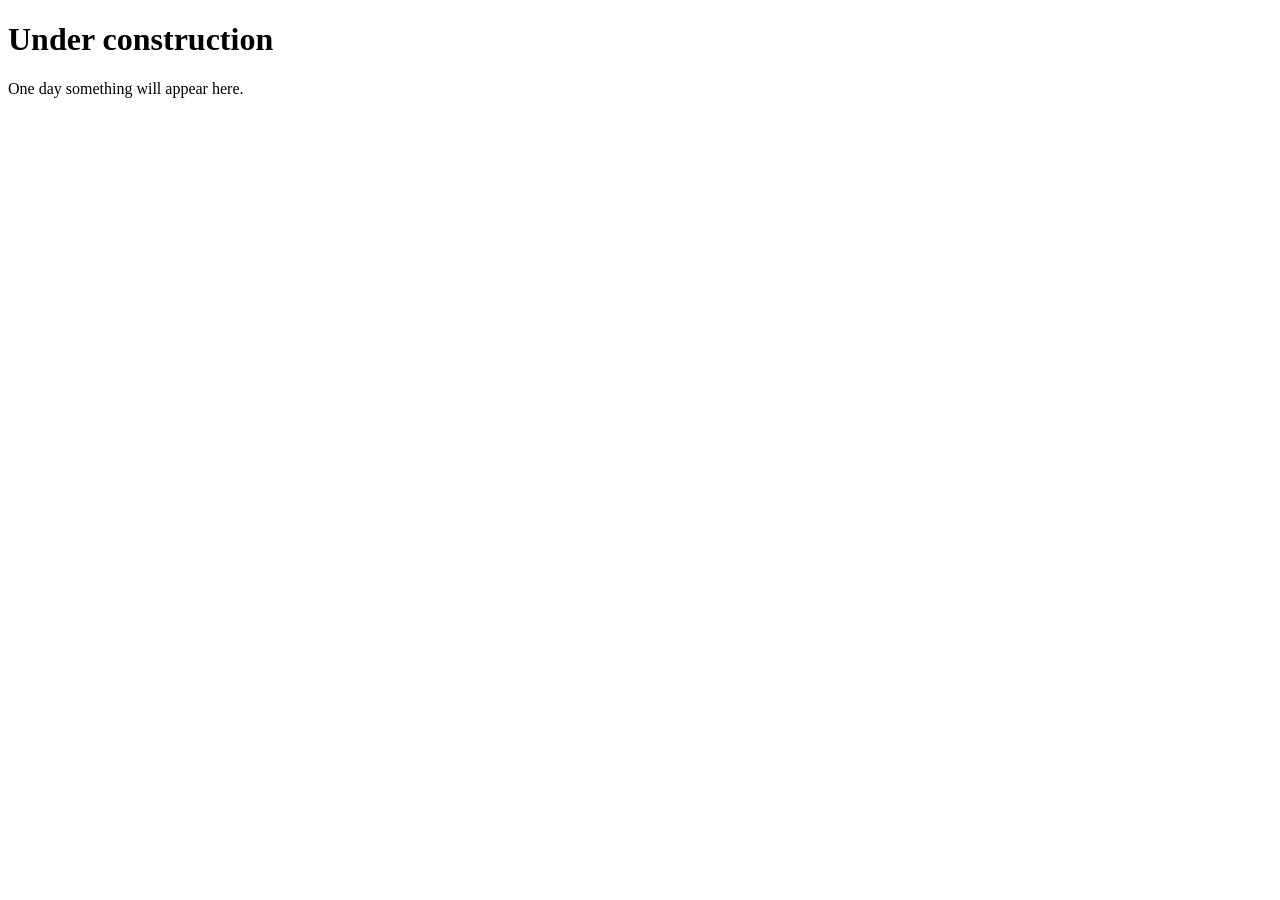
<file: index.html>
<!DOCTYPE html>
<html>
   <head>
      <title>
         slfdstrctd's page
      </title>
   </head>
   <body>
      <h1>Under construction</h1>
      <p>One day something will appear here.</p>
   </body>
</html>
</file>
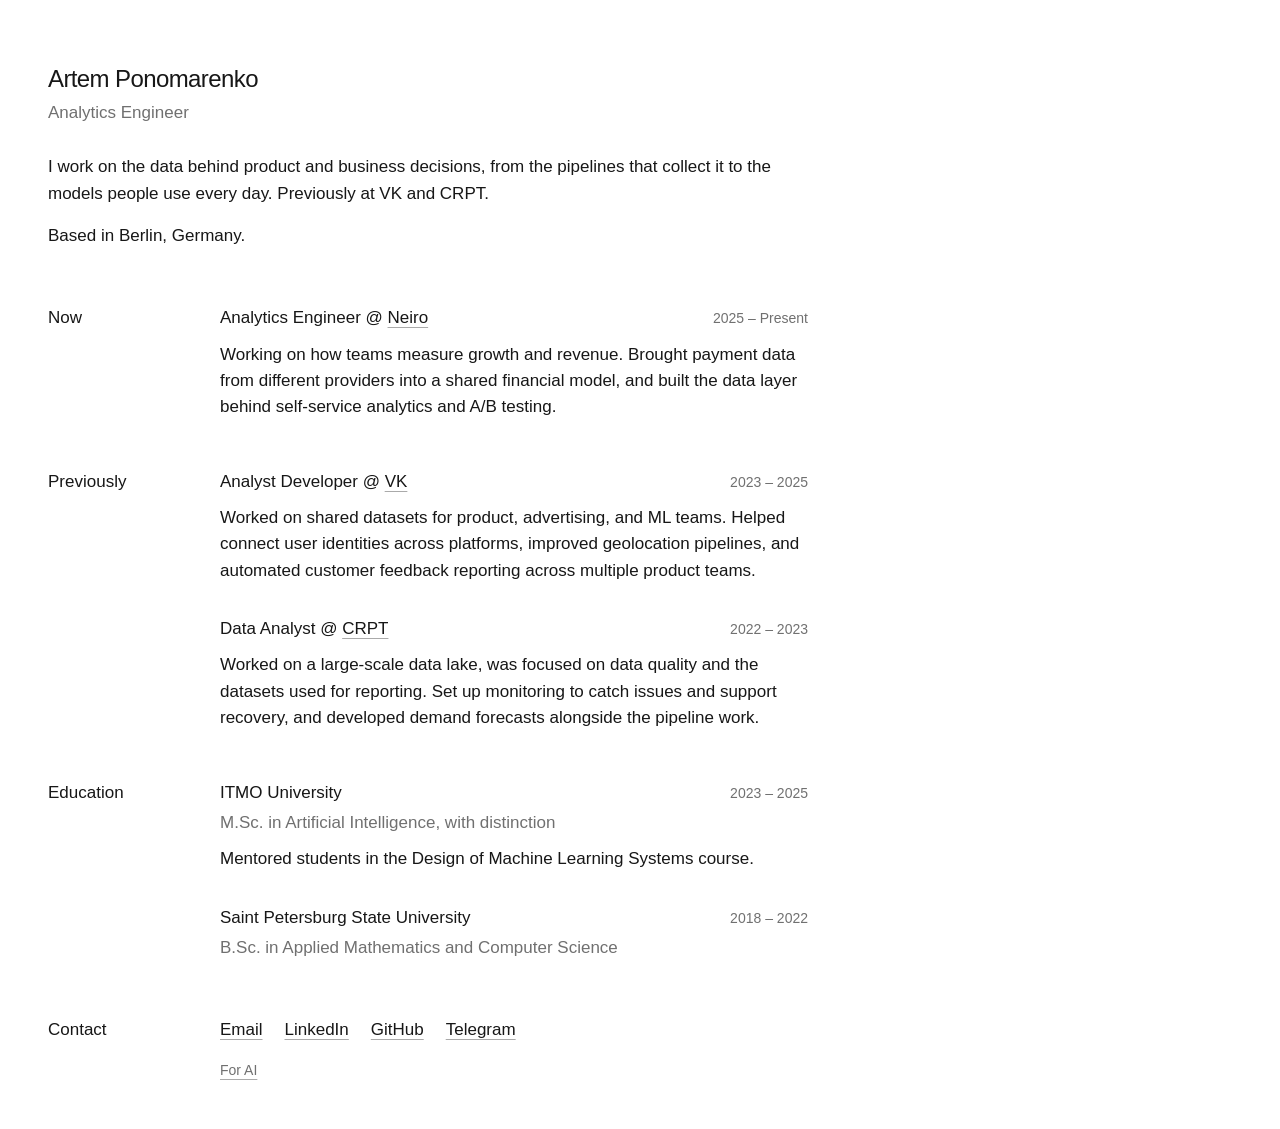
<file: static/index.html>
<!DOCTYPE html>
<html lang="en">
<head>
  <meta charset="UTF-8">
  <meta name="viewport" content="width=device-width, initial-scale=1">
  <title>Artem Ponomarenko — Analytics Engineer in Berlin</title>
  <meta name="description" content="Artem Ponomarenko is an analytics engineer based in Berlin, Germany. Working on data pipelines, financial models, product analytics, and A/B testing.">
  <meta name="author" content="Artem Ponomarenko">
  <meta name="google-site-verification" content="2PdsbRgxuWX2K11ZJ8F053l49VPKm1z3EvWZMRmdXTE">
  <meta name="robots" content="index, follow, max-image-preview:large, max-snippet:-1, max-video-preview:-1">
  <meta name="theme-color" content="#ffffff">
  <link rel="canonical" href="https://slfdstrctd.github.io/">
  <link rel="icon" href="./favicon.svg" type="image/svg+xml">
  <link rel="icon" href="/favicon.png" type="image/png" sizes="192x192">
  <link rel="apple-touch-icon" href="/apple-touch-icon.png" sizes="180x180">
  <link rel="stylesheet" href="./css/style.css">
  <link rel="alternate" type="text/markdown" href="https://slfdstrctd.github.io/index.md" title="Plain-text profile">
  <link rel="describedby" type="text/plain" href="https://slfdstrctd.github.io/llms.txt" title="Site information for AI agents">
  <meta property="og:type" content="website">
  <meta property="og:site_name" content="Artem Ponomarenko">
  <meta property="og:title" content="Artem Ponomarenko — Analytics Engineer in Berlin">
  <meta property="og:description" content="Artem Ponomarenko is an analytics engineer based in Berlin, Germany. Working on data pipelines, financial models, product analytics, and A/B testing.">
  <meta property="og:url" content="https://slfdstrctd.github.io/">
  <meta property="og:image" content="https://slfdstrctd.github.io/social-preview.png">
  <meta property="og:image:type" content="image/png">
  <meta property="og:image:width" content="1200">
  <meta property="og:image:height" content="630">
  <meta property="og:image:alt" content="Artem Ponomarenko. Analytics Engineer. Berlin, Germany.">
  <meta name="twitter:card" content="summary_large_image">
  <meta name="twitter:title" content="Artem Ponomarenko — Analytics Engineer in Berlin">
  <meta name="twitter:description" content="Artem Ponomarenko is an analytics engineer based in Berlin, Germany. Working on data pipelines, financial models, product analytics, and A/B testing.">
  <meta name="twitter:image" content="https://slfdstrctd.github.io/social-preview.png">
  <meta name="twitter:image:alt" content="Artem Ponomarenko. Analytics Engineer. Berlin, Germany.">
  <script type="application/ld+json">
    {
      "@context": "https://schema.org",
      "@graph": [
        {
          "@type": "WebSite",
          "@id": "https://slfdstrctd.github.io/#website",
          "url": "https://slfdstrctd.github.io/",
          "name": "Artem Ponomarenko",
          "inLanguage": "en",
          "publisher": { "@id": "https://slfdstrctd.github.io/#person" }
        },
        {
          "@type": "ProfilePage",
          "@id": "https://slfdstrctd.github.io/#profile",
          "url": "https://slfdstrctd.github.io/",
          "name": "Artem Ponomarenko — Analytics Engineer in Berlin",
          "description": "Artem Ponomarenko is an analytics engineer based in Berlin, Germany. Working on data pipelines, financial models, product analytics, and A/B testing.",
          "inLanguage": "en",
          "isPartOf": { "@id": "https://slfdstrctd.github.io/#website" },
          "mainEntity": { "@id": "https://slfdstrctd.github.io/#person" }
        },
        {
          "@type": "Person",
          "@id": "https://slfdstrctd.github.io/#person",
          "name": "Artem Ponomarenko",
          "url": "https://slfdstrctd.github.io/",
          "jobTitle": "Analytics Engineer",
          "mainEntityOfPage": { "@id": "https://slfdstrctd.github.io/#profile" },
          "address": { "@type": "PostalAddress", "addressLocality": "Berlin", "addressCountry": "DE" },
          "email": "mailto:aponomarenko.pro@gmail.com",
          "worksFor": { "@type": "Organization", "name": "Neiro", "url": "https://neiro.ai/" },
          "alumniOf": [
            { "@type": "CollegeOrUniversity", "name": "ITMO University" },
            { "@type": "CollegeOrUniversity", "name": "Saint Petersburg State University" }
          ],
          "sameAs": ["https://github.com/slfdstrctd", "https://www.linkedin.com/in/slfdstrctd/", "https://t.me/selfdestructed"]
        }
      ]
    }
  </script>
</head>
<body>
  <main id="main">
    <header class="intro">
      <h1>Artem Ponomarenko</h1>
      <p class="role">Analytics Engineer</p>
      <div class="intro-copy">
        <p>I work on the data behind product and business decisions, from the pipelines that collect it to the models people use every day. Previously at VK and CRPT.</p>
        <p>Based in Berlin, Germany.</p>
      </div>
    </header>

    <section class="section" aria-labelledby="now-heading">
      <h2 id="now-heading">Now</h2>
      <div class="section-content">
        <div class="entry-heading">
          <h3>Analytics Engineer @ <a href="https://neiro.ai/">Neiro</a></h3>
          <span class="date"><time datetime="2025">2025</time> – Present</span>
        </div>
        <p>Working on how teams measure growth and revenue. Brought payment data from different providers into a shared financial model, and built the data layer behind self-service analytics and A/B testing.</p>
      </div>
    </section>

    <section class="section" aria-labelledby="previously-heading">
      <h2 id="previously-heading">Previously</h2>
      <div class="section-content entries">
        <article>
          <div class="entry-heading">
            <h3>Analyst Developer @ <a href="https://vk.company/en/">VK</a></h3>
            <span class="date"><time datetime="2023">2023</time> – <time datetime="2025">2025</time></span>
          </div>
          <p>Worked on shared datasets for product, advertising, and ML teams. Helped connect user identities across platforms, improved geolocation pipelines, and automated customer feedback reporting across multiple product teams.</p>
        </article>
        <article>
          <div class="entry-heading">
            <h3>Data Analyst @ <a href="https://crpt.ru/">CRPT</a></h3>
            <span class="date"><time datetime="2022">2022</time> – <time datetime="2023">2023</time></span>
          </div>
          <p>Worked on a large-scale data lake, was focused on data quality and the datasets used for reporting. Set up monitoring to catch issues and support recovery, and developed demand forecasts alongside the pipeline work.</p>
        </article>
      </div>
    </section>

    <section class="section" aria-labelledby="education-heading">
      <h2 id="education-heading">Education</h2>
      <div class="section-content entries">
        <article>
          <div class="entry-heading">
            <h3>ITMO University</h3>
            <span class="date"><time datetime="2023">2023</time> – <time datetime="2025">2025</time></span>
          </div>
          <p class="subtitle">M.Sc. in Artificial Intelligence, with distinction</p>
          <p>Mentored students in the Design of Machine Learning Systems course.</p>
        </article>
        <article>
          <div class="entry-heading">
            <h3>Saint Petersburg State University</h3>
            <span class="date"><time datetime="2018">2018</time> – <time datetime="2022">2022</time></span>
          </div>
          <p class="subtitle">B.Sc. in Applied Mathematics and Computer Science</p>
        </article>
      </div>
    </section>


  </main>

  <footer class="section contact-footer">
    <h2 id="contact-heading">Contact</h2>
    <nav class="contact-links" aria-labelledby="contact-heading">
      <a href="mailto:aponomarenko.pro@gmail.com">Email</a>
      <a href="https://www.linkedin.com/in/slfdstrctd/" rel="me">LinkedIn</a>
      <a href="https://github.com/slfdstrctd" rel="me">GitHub</a>
      <a href="https://t.me/selfdestructed" rel="me">Telegram</a>
      <a class="ai-link" href="/llms.txt">For AI</a>
    </nav>
  </footer>
</body>
</html>
</file>
<file: static/css/style.css>
:root {
  color-scheme: light;
  --text: #171717;
  --muted: #707070;
  font-family: "Helvetica Neue", Helvetica, Arial, sans-serif;
  font-size: 17px;
  line-height: 1.55;
  font-weight: 400;
  color: var(--text);
  background: #fff;
  -webkit-font-smoothing: antialiased;
}

* { box-sizing: border-box; }
body { margin: 0; padding: 64px 48px 48px; }
main, footer { width: 100%; max-width: 760px; }
.section {
  display: grid;
  grid-template-columns: 140px minmax(0, 1fr);
  column-gap: 32px;
  margin-bottom: 48px;
}
.intro { margin-bottom: 56px; }
.intro h1 { font-size: 24px; line-height: 1.25; font-weight: 500; letter-spacing: -0.025em; }
.role { margin-top: 6px; color: var(--muted); }
.contact-links { display: flex; flex-wrap: wrap; gap: 8px 22px; align-items: baseline; }
.contact-links .ai-link { flex-basis: 100%; margin-top: 8px; font-size: 14px; color: var(--muted); }
.contact-links .ai-link:hover { color: var(--text); }
.intro-copy { margin-top: 28px; }
h1, h2, h3, p { margin: 0; font-size: 1rem; }
h1, h2, h3 { font-weight: 400; }
h2, h3 { font-weight: 500; }
p + p { margin-top: 16px; }
a {
  color: var(--text);
  text-decoration: underline;
  text-decoration-color: #aaa;
  text-underline-offset: 4px;
  text-decoration-thickness: 1px;
  overflow-wrap: anywhere;
}
a:hover { color: var(--muted); text-decoration-color: currentColor; }
:focus-visible { outline: 2px solid var(--text); outline-offset: 5px; }
.subtitle, .date { color: var(--muted); }
h3 + .subtitle, .entry-heading + .subtitle { margin-top: 4px; }
.subtitle + p { margin-top: 10px; }
h3 + p:not(.subtitle), .entry-heading + p:not(.subtitle) { margin-top: 10px; }
.entries { display: grid; gap: 32px; }
.entry-heading { display: flex; flex-wrap: wrap; align-items: baseline; justify-content: space-between; gap: 4px 16px; }
.date { font-size: 14px; white-space: nowrap; font-variant-numeric: tabular-nums; }
ul { list-style: none; padding: 0; margin: 0; }

.contact-footer { margin-top: 56px; margin-bottom: 0; }

@media (min-width: 1400px) { body { padding-left: 64px; padding-top: 64px; } }
@media (max-width: 700px) {
  :root { font-size: 16px; }
  body { padding: 32px 24px; }
  .section { grid-template-columns: minmax(0, 1fr); gap: 12px; margin-bottom: 36px; }
  .intro h1 { font-size: 22px; }
  .intro { margin-bottom: 44px; }
  .contact-footer { margin-top: 44px; margin-bottom: 0; }
  .contact-links a { padding-block: 8px; }
}
@media print {
  body { padding: 0; }
  .section { break-inside: avoid; margin-bottom: 24px; }
  .intro { break-inside: avoid; }
  a { color: inherit; }
}
</file>
